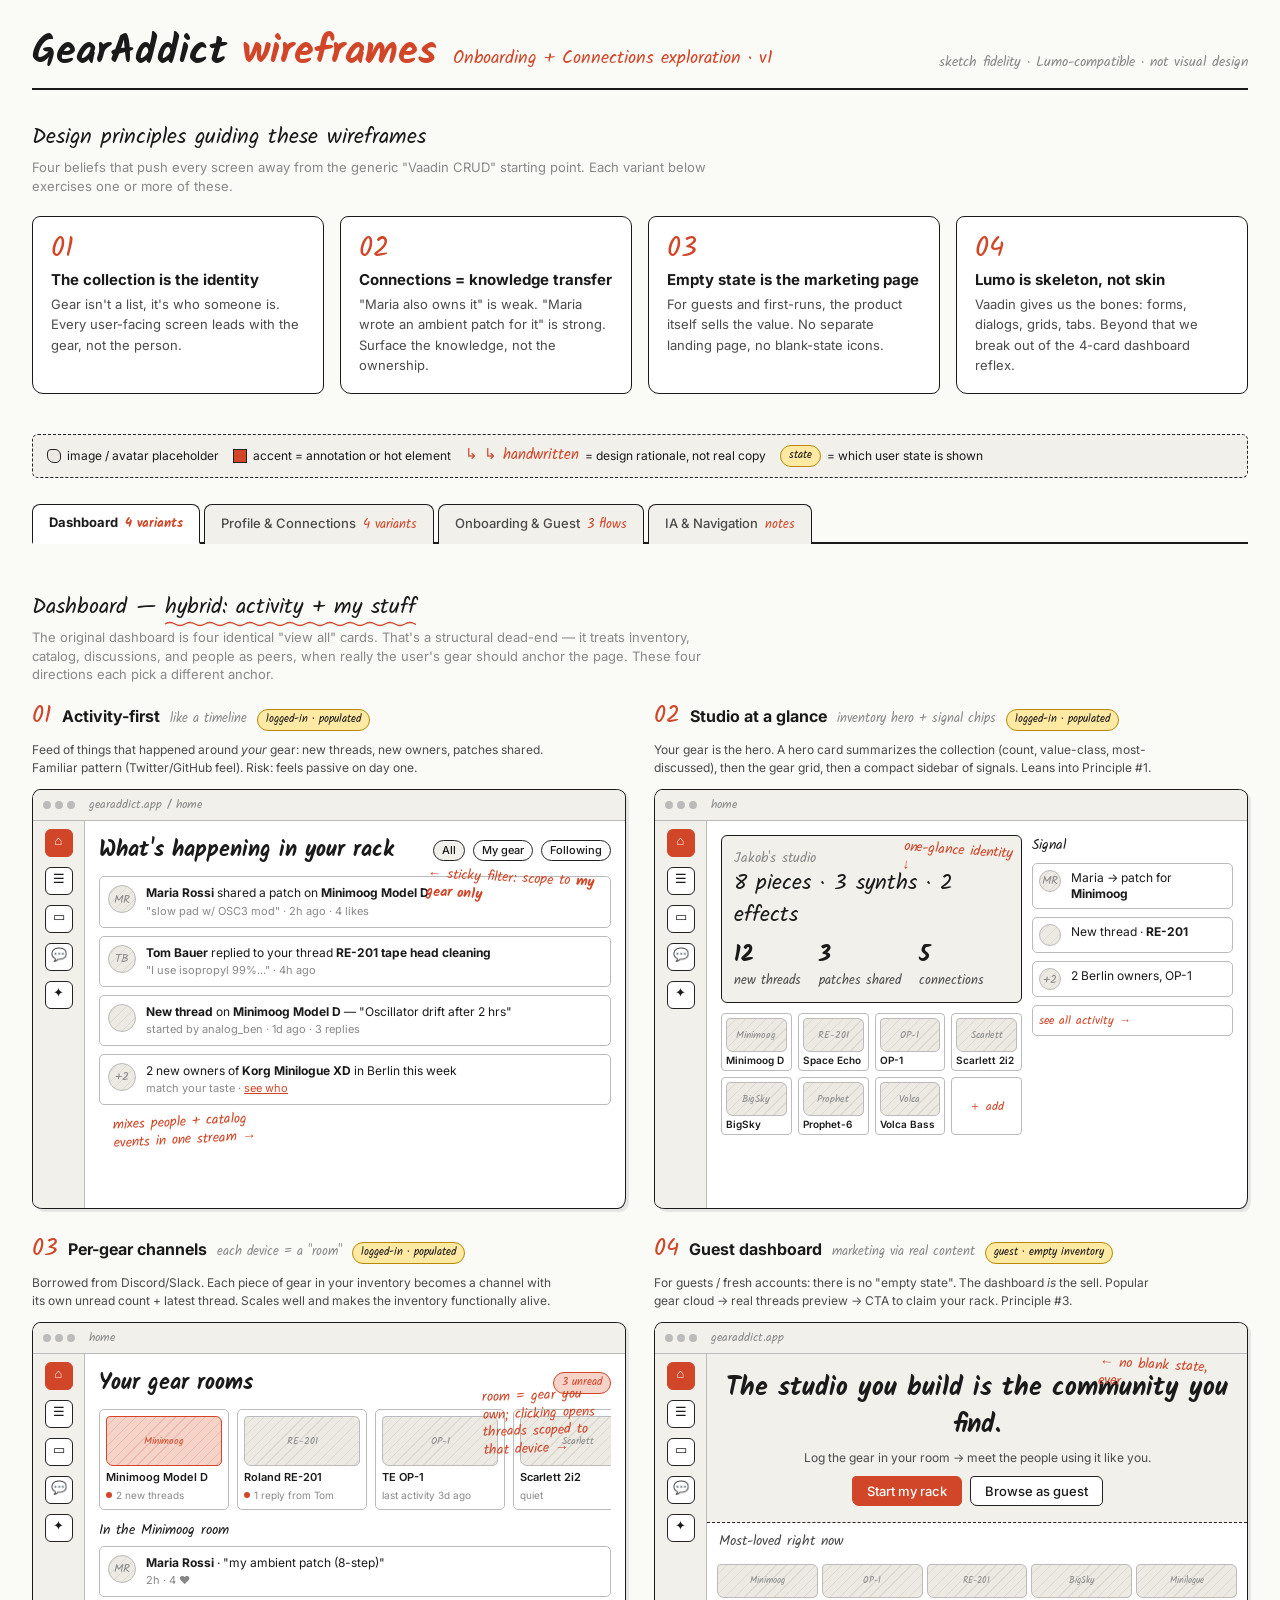
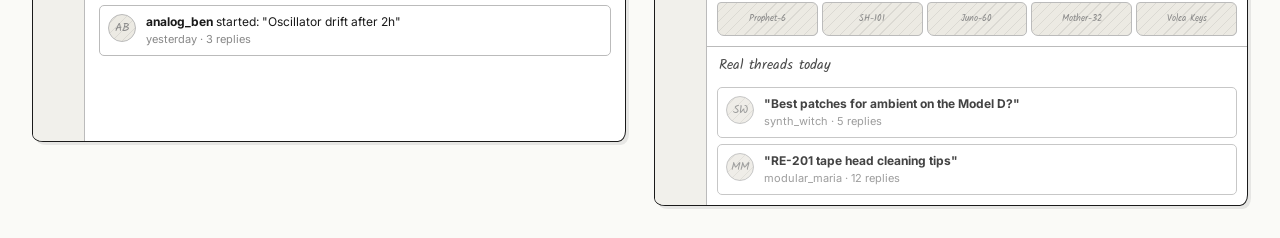
<file: docs/wireframes/Wireframes.html>
<!DOCTYPE html>
<html lang="en">
<head>
<meta charset="UTF-8">
<meta name="viewport" content="width=device-width, initial-scale=1">
<title>GearAddict — Wireframe Exploration</title>
<link rel="stylesheet" href="wire.css">
<style>
  /* page-specific layouts used in frames */

  /* === shared app chrome inside frames === */
  .app { display: grid; grid-template-columns: 52px 1fr; height: 100%; }
  .app-nav { background: var(--paper-2); border-right: 1.2px solid var(--line-soft);
             display: flex; flex-direction: column; align-items: center; padding: 8px 0; gap: 10px; }
  .app-nav .nav-dot { width: 28px; height: 28px; border: 1.2px solid var(--line); border-radius: 6px;
                      display: flex; align-items: center; justify-content: center; font-family: var(--hand); font-size: 13px; background: #fff; }
  .app-nav .nav-dot.active { background: var(--accent); color: #fff; border-color: var(--accent); }
  .app-body { overflow: hidden; padding: 14px; }
  .topbar { display:flex; justify-content:space-between; align-items:center; margin-bottom: 10px; }
  .topbar h2 { font-family: var(--hand); margin: 0; font-size: 22px; }

  /* === Dashboard V1 — activity feed === */
  .feed { display: flex; flex-direction: column; gap: 8px; }
  .feed-item { display: flex; gap: 10px; padding: 8px; border: 1px solid var(--line-soft); border-radius: 5px; background: #fff; }
  .feed-item .ph-round { width: 28px; height: 28px; flex-shrink: 0; }
  .feed-item .body { flex: 1; font-size: 12px; line-height: 1.35; }
  .feed-item .body .meta { color: var(--ink-3); font-size: 11px; margin-top: 2px; }

  /* === Dashboard V2 — studio at a glance === */
  .studio-hero {
    border: 1.5px solid var(--ink); border-radius: 6px;
    padding: 12px; margin-bottom: 10px; background: var(--paper-2); position: relative;
  }
  .studio-hero .stat-row { display: flex; gap: 18px; margin-top: 8px; }
  .studio-hero .stat { font-family: var(--hand); font-size: 13px; color: var(--ink-2); }
  .studio-hero .stat b { display: block; font-size: 22px; color: var(--ink); }

  .gear-mini-grid { display: grid; grid-template-columns: repeat(4, 1fr); gap: 6px; }
  .gear-mini { background: #fff; border: 1px solid var(--line-soft); border-radius: 4px; padding: 4px; }
  .gear-mini .ph { height: 34px; font-size: 10px; }
  .gear-mini .n { font-size: 10px; margin-top: 3px; font-weight: 600; line-height: 1.1; }

  /* === Dashboard V3 — gear-centric rail === */
  .rail { display: flex; gap: 8px; overflow: hidden; margin-bottom: 10px; }
  .rail-card {
    min-width: 130px; flex: 1;
    border: 1px solid var(--line-soft); border-radius: 5px; background: #fff; padding: 6px;
  }
  .rail-card .ph { height: 50px; font-size: 10px; }
  .rail-card .n { font-size: 11px; font-weight: 600; margin: 4px 0 2px; }
  .rail-card .m { font-size: 10px; color: var(--ink-3); }
  .rail-card .dot-new {
    display: inline-block; width: 6px; height: 6px; border-radius: 50%;
    background: var(--accent); margin-right: 4px; vertical-align: 1px;
  }

  /* === Dashboard V4 — guest marketing === */
  .guest-hero {
    padding: 16px; text-align: center; background: var(--paper-2);
    border-bottom: 1.2px dashed var(--line);
  }
  .guest-hero h2 { font-family: var(--hand); font-size: 26px; margin: 0 0 4px; }
  .guest-hero p { font-size: 12px; margin: 0 0 10px; color: var(--ink-2); max-width: 380px; margin-inline: auto; }
  .guest-gear-cloud {
    display: grid; grid-template-columns: repeat(5, 1fr); gap: 4px;
    padding: 10px; border-bottom: 1.2px solid var(--line-soft);
  }
  .guest-gear-cloud .ph { height: 34px; font-size: 9px; }
  .guest-preview-list {
    padding: 10px; display: flex; flex-direction: column; gap: 6px;
  }
  .guest-preview-list .feed-item { opacity: .82; }

  /* === Profile base === */
  .pro-hero {
    display: grid; grid-template-columns: 64px 1fr auto; gap: 12px;
    align-items: center; padding: 12px;
    border-bottom: 1.5px solid var(--line-soft);
  }
  .pro-hero .ph-round { width: 64px; height: 64px; }
  .pro-hero h3 { font-family: var(--hand); font-size: 20px; margin: 0; line-height: 1; }
  .pro-hero .handle { font-size: 11px; color: var(--ink-3); }
  .pro-hero .bio { font-size: 12px; color: var(--ink-2); margin-top: 3px; }

  /* V1 Profile — Rack / Setup view */
  .rack {
    background: repeating-linear-gradient(0deg, var(--paper-2) 0 38px, #fff 38px 40px);
    padding: 8px; display: flex; flex-direction: column; gap: 6px;
    border: 1px solid var(--line-soft); border-radius: 4px; margin-bottom: 8px;
  }
  .rack-unit {
    background: #fff; border: 1px solid var(--line);
    border-radius: 3px; padding: 6px 8px; display: flex; align-items: center; gap: 8px;
    position: relative;
  }
  .rack-unit .knobs { display: flex; gap: 3px; }
  .rack-unit .knobs span { width: 8px; height: 8px; border-radius: 50%; background: var(--line-soft); display: block; }
  .rack-unit .n { font-size: 12px; font-weight: 600; flex: 1; }
  .rack-unit .m { font-size: 10px; color: var(--ink-3); }
  .rack-unit .hand-note { position: absolute; right: 8px; top: -6px; background: #fff; padding: 0 4px; font-size: 11px; }

  /* V2 Profile — Knowledge view */
  .knowledge-card {
    border: 1.2px solid var(--line); border-radius: 5px;
    padding: 10px; background: #fff; display: flex; gap: 10px; margin-bottom: 8px;
  }
  .knowledge-card .ph { width: 48px; height: 48px; flex-shrink: 0; }
  .knowledge-card .body { flex: 1; }
  .knowledge-card .t { font-weight: 700; font-size: 13px; }
  .knowledge-card .excerpt { font-size: 11px; color: var(--ink-2); margin: 3px 0 4px; line-height: 1.35; }
  .knowledge-card .meta { font-size: 11px; color: var(--ink-3); display: flex; gap: 10px; }

  /* V3 Profile — Taste/match view */
  .match-bar {
    display: flex; align-items: center; gap: 10px;
    border: 1.5px solid var(--accent); border-radius: 5px;
    padding: 8px 10px; background: var(--accent-soft); margin-bottom: 10px;
  }
  .match-bar .score { font-family: var(--hand); font-size: 26px; color: var(--accent); line-height: 1; }
  .match-bar .label { font-size: 12px; }
  .venn { display: grid; grid-template-columns: 1fr 1fr; gap: 8px; margin-bottom: 10px; }
  .venn-col { border: 1px solid var(--line-soft); border-radius: 4px; padding: 8px; background: #fff; }
  .venn-col h5 { margin: 0 0 6px; font-size: 11px; text-transform: uppercase; letter-spacing: .05em; color: var(--ink-2); }
  .venn-col .item { font-size: 11px; padding: 3px 0; border-bottom: 1px dotted var(--line-soft); }
  .venn-col .item:last-child { border-bottom: 0; }
  .venn-col .item.shared { color: var(--accent); font-weight: 600; }

  /* V4 Connections — discover */
  .people-grid { display: grid; grid-template-columns: repeat(2, 1fr); gap: 8px; }
  .person {
    border: 1px solid var(--line); border-radius: 5px; padding: 8px; background: #fff;
    display: flex; flex-direction: column; gap: 4px;
  }
  .person .head { display: flex; align-items: center; gap: 8px; }
  .person .head .ph-round { width: 28px; height: 28px; }
  .person .head .n { font-size: 12px; font-weight: 700; }
  .person .shared-chips { display: flex; gap: 3px; flex-wrap: wrap; }
  .person .shared-chips .chip { padding: 1px 6px; font-size: 10px; }
  .person .because { font-size: 11px; color: var(--ink-2); font-style: italic; }

  /* ========= guest / onboarding frames ========= */
  .onboard-step-dots { display: flex; gap: 4px; justify-content: center; margin-bottom: 10px; }
  .onboard-step-dots span { width: 8px; height: 8px; border-radius: 50%; background: var(--line-soft); }
  .onboard-step-dots span.on { background: var(--accent); }

  .pick-grid { display: grid; grid-template-columns: repeat(3, 1fr); gap: 6px; padding: 12px; }
  .pick-tile {
    border: 1.5px solid var(--line-soft); border-radius: 5px; padding: 6px;
    display: flex; flex-direction: column; align-items: center; gap: 4px;
    cursor: pointer; background: #fff; position: relative;
  }
  .pick-tile.chosen { border-color: var(--accent); background: var(--accent-soft); }
  .pick-tile .ph { width: 100%; height: 40px; font-size: 10px; }
  .pick-tile .n { font-size: 10px; font-weight: 600; text-align: center; line-height: 1.1; }

  /* ---------- meta / layout ---------- */
  .legend {
    display: flex; gap: 14px; flex-wrap: wrap;
    padding: 10px 14px; margin-bottom: 24px;
    border: 1.2px dashed var(--line); border-radius: 6px; background: var(--paper-2);
  }
  .legend div { font-size: 12px; display: flex; align-items: center; gap: 6px; }
  .legend .sw { width: 14px; height: 14px; border: 1px solid var(--line); display: inline-block; }

  /* print-ish feel */
  .variant .frame { box-shadow: 3px 3px 0 rgba(0,0,0,.08); }

  /* responsive */
  @media (max-width: 1100px) {
    .variants { grid-template-columns: 1fr; }
  }
</style>
</head>
<body>

<div class="page">

  <!-- ========= Header ========= -->
  <header class="page-head">
    <h1>GearAddict <span style="color:var(--accent)">wireframes</span></h1>
    <div class="sub">Onboarding + Connections exploration · v1</div>
    <div style="margin-left:auto; font-family: var(--hand); color: var(--ink-3); font-size: 14px;">
      sketch fidelity · Lumo-compatible · not visual design
    </div>
  </header>

  <!-- ========= Principles ========= -->
  <p class="section-title mt-0">Design principles guiding these wireframes</p>
  <p class="section-sub">Four beliefs that push every screen away from the generic "Vaadin CRUD" starting point. Each variant below exercises one or more of these.</p>

  <div class="principles">
    <div class="principle">
      <div class="n">01</div>
      <h3>The collection is the identity</h3>
      <p>Gear isn't a list, it's who someone is. Every user-facing screen leads with the gear, not the person.</p>
    </div>
    <div class="principle">
      <div class="n">02</div>
      <h3>Connections = knowledge transfer</h3>
      <p>"Maria also owns it" is weak. "Maria wrote an ambient patch for it" is strong. Surface the knowledge, not the ownership.</p>
    </div>
    <div class="principle">
      <div class="n">03</div>
      <h3>Empty state is the marketing page</h3>
      <p>For guests and first-runs, the product itself sells the value. No separate landing page, no blank-state icons.</p>
    </div>
    <div class="principle">
      <div class="n">04</div>
      <h3>Lumo is skeleton, not skin</h3>
      <p>Vaadin gives us the bones: forms, dialogs, grids, tabs. Beyond that we break out of the 4-card dashboard reflex.</p>
    </div>
  </div>

  <!-- ========= Legend ========= -->
  <div class="legend">
    <div><span class="sw ph" style="width:14px;height:14px;background-size:6px 6px"></span>  image / avatar placeholder</div>
    <div><span class="sw" style="background: var(--accent)"></span>  accent = annotation or hot element</div>
    <div><span class="hand-note" style="margin:0;color:var(--accent)">↳ handwritten</span>  = design rationale, not real copy</div>
    <div><span class="chip chip--hl hand">state</span>  = which user state is shown</div>
  </div>

  <!-- ========= Tabs ========= -->
  <div class="tabs" id="tabs">
    <button class="tab active" data-tab="dash">Dashboard <span class="hand">4 variants</span></button>
    <button class="tab" data-tab="profile">Profile &amp; Connections <span class="hand">4 variants</span></button>
    <button class="tab" data-tab="onboard">Onboarding &amp; Guest <span class="hand">3 flows</span></button>
    <button class="tab" data-tab="nav">IA &amp; Navigation <span class="hand">notes</span></button>
  </div>

  <!-- ==================================================== -->
  <!-- DASHBOARD TAB                                         -->
  <!-- ==================================================== -->
  <div class="tab-panel active" id="panel-dash">

    <p class="section-title">Dashboard — <span class="squig">hybrid: activity + my stuff</span></p>
    <p class="section-sub">
      The original dashboard is four identical "view all" cards. That's a structural dead-end — it treats inventory,
      catalog, discussions, and people as peers, when really the user's gear should anchor the page. These four directions
      each pick a different anchor.
    </p>

    <div class="variants">

      <!-- === Dash V1 — chronological activity === -->
      <div class="variant">
        <div class="variant-label">
          <span class="num">01</span>
          <h3>Activity-first</h3>
          <span class="tag">like a timeline</span>
          <span class="chip chip--hl hand">logged-in · populated</span>
        </div>
        <p class="variant-why">Feed of things that happened around <i>your</i> gear: new threads, new owners, patches
        shared. Familiar pattern (Twitter/GitHub feel). Risk: feels passive on day one.</p>

        <div class="frame">
          <div class="frame-chrome"><div class="dots"><span></span><span></span><span></span></div> gearaddict.app / home</div>
          <div class="app">
            <div class="app-nav">
              <div class="nav-dot active">⌂</div>
              <div class="nav-dot">☰</div>
              <div class="nav-dot">▭</div>
              <div class="nav-dot">💬</div>
              <div class="nav-dot">✦</div>
            </div>
            <div class="app-body">
              <div class="topbar">
                <h2>What's happening in your rack</h2>
                <div class="row">
                  <span class="chip chip--fill">All</span>
                  <span class="chip">My gear</span>
                  <span class="chip">Following</span>
                </div>
              </div>

              <div class="feed">
                <div class="feed-item">
                  <div class="ph ph-round">MR</div>
                  <div class="body">
                    <b>Maria Rossi</b> shared a patch on <b>Minimoog Model D</b>
                    <div class="meta">"slow pad w/ OSC3 mod" · 2h ago · 4 likes</div>
                  </div>
                </div>
                <div class="feed-item">
                  <div class="ph ph-round">TB</div>
                  <div class="body">
                    <b>Tom Bauer</b> replied to your thread <b>RE-201 tape head cleaning</b>
                    <div class="meta">"I use isopropyl 99%..." · 4h ago</div>
                  </div>
                </div>
                <div class="feed-item">
                  <div class="ph ph-round"></div>
                  <div class="body">
                    <b>New thread</b> on <b>Minimoog Model D</b> — "Oscillator drift after 2 hrs"
                    <div class="meta">started by analog_ben · 1d ago · 3 replies</div>
                  </div>
                </div>
                <div class="feed-item">
                  <div class="ph ph-round">+2</div>
                  <div class="body">
                    2 new owners of <b>Korg Minilogue XD</b> in Berlin this week
                    <div class="meta">match your taste · <a href="#" style="color:var(--accent)">see who</a></div>
                  </div>
                </div>
              </div>

              <span class="annot annot--right" style="top:80px; right:18px; transform: rotate(3deg);">
                sticky filter: scope to <b>my gear only</b>
              </span>
              <span class="annot annot--left" style="bottom:60px; left:80px; max-width:160px; transform: rotate(-3deg);">
                mixes people + catalog events in one stream
              </span>
            </div>
          </div>
        </div>
      </div>

      <!-- === Dash V2 — studio at a glance === -->
      <div class="variant">
        <div class="variant-label">
          <span class="num">02</span>
          <h3>Studio at a glance</h3>
          <span class="tag">inventory hero + signal chips</span>
          <span class="chip chip--hl hand">logged-in · populated</span>
        </div>
        <p class="variant-why">Your gear is the hero. A hero card summarizes the collection (count, value-class,
        most-discussed), then the gear grid, then a compact sidebar of signals. Leans into Principle #1.</p>

        <div class="frame">
          <div class="frame-chrome"><div class="dots"><span></span><span></span><span></span></div> home</div>
          <div class="app">
            <div class="app-nav">
              <div class="nav-dot active">⌂</div><div class="nav-dot">☰</div><div class="nav-dot">▭</div>
              <div class="nav-dot">💬</div><div class="nav-dot">✦</div>
            </div>
            <div class="app-body" style="display:grid; grid-template-columns: 1.5fr 1fr; gap:10px;">
              <div>
                <div class="studio-hero">
                  <div style="font-family: var(--hand); font-size: 14px; color: var(--ink-3)">Jakob's studio</div>
                  <div style="font-family: var(--hand); font-size: 22px;">8 pieces · 3 synths · 2 effects</div>
                  <div class="stat-row">
                    <div class="stat"><b>12</b>new threads</div>
                    <div class="stat"><b>3</b>patches shared</div>
                    <div class="stat"><b>5</b>connections</div>
                  </div>
                  <span class="annot annot--down" style="top:6px; right:8px; max-width:110px; transform: rotate(4deg);">
                    one-glance identity
                  </span>
                </div>
                <div class="gear-mini-grid">
                  <div class="gear-mini"><div class="ph">Minimoog</div><div class="n">Minimoog D</div></div>
                  <div class="gear-mini"><div class="ph">RE-201</div><div class="n">Space Echo</div></div>
                  <div class="gear-mini"><div class="ph">OP-1</div><div class="n">OP-1</div></div>
                  <div class="gear-mini"><div class="ph">Scarlett</div><div class="n">Scarlett 2i2</div></div>
                  <div class="gear-mini"><div class="ph">BigSky</div><div class="n">BigSky</div></div>
                  <div class="gear-mini"><div class="ph">Prophet</div><div class="n">Prophet-6</div></div>
                  <div class="gear-mini"><div class="ph">Volca</div><div class="n">Volca Bass</div></div>
                  <div class="gear-mini sketch-dashed" style="background:transparent;display:flex;align-items:center;justify-content:center;min-height:54px;">
                    <span class="hand" style="color: var(--accent); font-size:12px;">＋ add</span>
                  </div>
                </div>
              </div>
              <aside style="display:flex;flex-direction:column;gap:8px;">
                <div style="font-family: var(--hand); font-size: 14px;">Signal</div>
                <div class="feed-item" style="padding:6px;">
                  <div class="ph ph-round" style="width:22px;height:22px">MR</div>
                  <div class="body xs">Maria → patch for <b>Minimoog</b></div>
                </div>
                <div class="feed-item" style="padding:6px;">
                  <div class="ph ph-round" style="width:22px;height:22px"></div>
                  <div class="body xs">New thread · <b>RE-201</b></div>
                </div>
                <div class="feed-item" style="padding:6px;">
                  <div class="ph ph-round" style="width:22px;height:22px">+2</div>
                  <div class="body xs">2 Berlin owners, OP-1</div>
                </div>
                <div class="feed-item sketch-dashed" style="padding:6px; background: transparent;">
                  <div class="body xs" style="color:var(--accent)">
                    <span class="hand">see all activity →</span>
                  </div>
                </div>
              </aside>
            </div>
          </div>
        </div>
      </div>

      <!-- === Dash V3 — gear-as-rail === -->
      <div class="variant">
        <div class="variant-label">
          <span class="num">03</span>
          <h3>Per-gear channels</h3>
          <span class="tag">each device = a "room"</span>
          <span class="chip chip--hl hand">logged-in · populated</span>
        </div>
        <p class="variant-why">Borrowed from Discord/Slack. Each piece of gear in your inventory becomes a channel
        with its own unread count + latest thread. Scales well and makes the inventory functionally alive.</p>

        <div class="frame">
          <div class="frame-chrome"><div class="dots"><span></span><span></span><span></span></div> home</div>
          <div class="app">
            <div class="app-nav">
              <div class="nav-dot active">⌂</div><div class="nav-dot">☰</div><div class="nav-dot">▭</div>
              <div class="nav-dot">💬</div><div class="nav-dot">✦</div>
            </div>
            <div class="app-body">
              <div class="topbar">
                <h2>Your gear rooms</h2>
                <span class="chip chip--accent hand">3 unread</span>
              </div>
              <div class="rail">
                <div class="rail-card sketch-accent">
                  <div class="ph ph-accent">Minimoog</div>
                  <div class="n">Minimoog Model D</div>
                  <div class="m"><span class="dot-new"></span>2 new threads</div>
                </div>
                <div class="rail-card">
                  <div class="ph">RE-201</div>
                  <div class="n">Roland RE-201</div>
                  <div class="m"><span class="dot-new"></span>1 reply from Tom</div>
                </div>
                <div class="rail-card">
                  <div class="ph">OP-1</div>
                  <div class="n">TE OP-1</div>
                  <div class="m">last activity 3d ago</div>
                </div>
                <div class="rail-card">
                  <div class="ph">Scarlett</div>
                  <div class="n">Scarlett 2i2</div>
                  <div class="m">quiet</div>
                </div>
              </div>
              <div style="font-family: var(--hand); font-size:14px; margin: 8px 0 6px;">In the Minimoog room</div>
              <div class="feed">
                <div class="feed-item">
                  <div class="ph ph-round">MR</div>
                  <div class="body"><b>Maria Rossi</b> · "my ambient patch (8-step)" <div class="meta">2h · 4 ♥</div></div>
                </div>
                <div class="feed-item">
                  <div class="ph ph-round">AB</div>
                  <div class="body"><b>analog_ben</b> started: "Oscillator drift after 2h"<div class="meta">yesterday · 3 replies</div></div>
                </div>
              </div>
              <span class="annot annot--left" style="top:64px; right:12px; transform: rotate(-2deg); max-width:130px;">
                room = gear you own; clicking opens threads scoped to that device
              </span>
            </div>
          </div>
        </div>
      </div>

      <!-- === Dash V4 — guest / first run === -->
      <div class="variant">
        <div class="variant-label">
          <span class="num">04</span>
          <h3>Guest dashboard</h3>
          <span class="tag">marketing via real content</span>
          <span class="chip chip--hl hand">guest · empty inventory</span>
        </div>
        <p class="variant-why">For guests / fresh accounts: there is no "empty state". The dashboard <i>is</i> the sell.
        Popular gear cloud → real threads preview → CTA to claim your rack. Principle #3.</p>

        <div class="frame">
          <div class="frame-chrome"><div class="dots"><span></span><span></span><span></span></div> gearaddict.app</div>
          <div class="app">
            <div class="app-nav">
              <div class="nav-dot active">⌂</div><div class="nav-dot">☰</div><div class="nav-dot">▭</div>
              <div class="nav-dot">💬</div><div class="nav-dot">✦</div>
            </div>
            <div class="app-body" style="padding:0; overflow-y: auto;">
              <div class="guest-hero">
                <h2>The studio you build is the community you find.</h2>
                <p>Log the gear in your room → meet the people using it like you.</p>
                <div class="row" style="justify-content:center">
                  <button class="btn btn--accent">Start my rack</button>
                  <button class="btn">Browse as guest</button>
                </div>
              </div>
              <div style="padding:8px 12px 2px; font-family: var(--hand); font-size:14px; color: var(--ink-2)">Most-loved right now</div>
              <div class="guest-gear-cloud">
                <div class="ph">Minimoog</div><div class="ph">OP-1</div>
                <div class="ph">RE-201</div><div class="ph">BigSky</div>
                <div class="ph">Minilogue</div>
                <div class="ph">Prophet-6</div><div class="ph">SH-101</div>
                <div class="ph">Juno-60</div><div class="ph">Mother-32</div>
                <div class="ph">Volca Keys</div>
              </div>
              <div style="padding:8px 12px 2px; font-family: var(--hand); font-size:14px; color: var(--ink-2)">Real threads today</div>
              <div class="guest-preview-list">
                <div class="feed-item">
                  <div class="ph ph-round">SW</div>
                  <div class="body"><b>"Best patches for ambient on the Model D?"</b>
                    <div class="meta">synth_witch · 5 replies</div></div>
                </div>
                <div class="feed-item">
                  <div class="ph ph-round">MM</div>
                  <div class="body"><b>"RE-201 tape head cleaning tips"</b>
                    <div class="meta">modular_maria · 12 replies</div></div>
                </div>
              </div>
              <span class="annot annot--right" style="top:34px; right:18px; max-width:130px; transform: rotate(3deg);">
                no blank state, ever
              </span>
            </div>
          </div>
        </div>
      </div>

    </div>
  </div>

  <!-- ==================================================== -->
  <!-- PROFILE + CONNECTIONS TAB                             -->
  <!-- ==================================================== -->
  <div class="tab-panel" id="panel-profile">
    <p class="section-title">Profile + Connections — <span class="squig">knowledge, not ownership</span></p>
    <p class="section-sub">
      Today "connections" just lists people who own the same thing as you — that's a database query, not a feature.
      These variants each try to make it actually useful: how is someone using their gear? What's our overlap? What would I learn from them?
    </p>

    <div class="variants">

      <!-- === Profile V1 — rack view === -->
      <div class="variant">
        <div class="variant-label">
          <span class="num">01</span>
          <h3>"The Rack" profile</h3>
          <span class="tag">literal setup layout</span>
          <span class="chip chip--hl hand">other user · populated</span>
        </div>
        <p class="variant-why">A person's profile is their studio, laid out as rack units with annotations. Each device
        shows <i>how</i> they use it ("my go-to for bass"). Makes the profile feel personal vs. a database row.</p>

        <div class="frame">
          <div class="frame-chrome">maria_rossi's rack</div>
          <div class="app">
            <div class="app-nav">
              <div class="nav-dot">⌂</div><div class="nav-dot">☰</div><div class="nav-dot">▭</div>
              <div class="nav-dot">💬</div><div class="nav-dot active">✦</div>
            </div>
            <div class="app-body">
              <div class="pro-hero">
                <div class="ph ph-round">MR</div>
                <div>
                  <h3>maria rossi</h3>
                  <div class="handle">@modular_maria · Bologna</div>
                  <div class="bio">"ambient & dub, mostly analog, mostly broken"</div>
                </div>
                <div class="col" style="gap:4px">
                  <button class="btn btn--accent btn--sm">Follow</button>
                  <span class="chip chip--accent hand small" style="text-align:center">3 shared</span>
                </div>
              </div>
              <div style="font-family: var(--hand); font-size: 14px; margin: 10px 0 4px;">her rack · top → bottom</div>
              <div class="rack">
                <div class="rack-unit">
                  <div class="knobs"><span></span><span></span><span></span></div>
                  <div class="n">Minimoog Model D</div>
                  <div class="m">"bass + leads"</div>
                  <div class="hand-note">you own this ✓</div>
                </div>
                <div class="rack-unit">
                  <div class="knobs"><span></span><span></span></div>
                  <div class="n">Juno-60</div>
                  <div class="m">"pads, always"</div>
                </div>
                <div class="rack-unit">
                  <div class="knobs"><span></span></div>
                  <div class="n">Roland RE-201</div>
                  <div class="m">"on everything"</div>
                  <div class="hand-note">you own this ✓</div>
                </div>
                <div class="rack-unit">
                  <div class="knobs"><span></span><span></span></div>
                  <div class="n">Eventide H9</div>
                  <div class="m">"shimmer chain"</div>
                </div>
              </div>
              <span class="annot annot--right" style="top: 210px; right: 14px; transform: rotate(2deg); max-width:140px;">
                ownership shown in context, not separated
              </span>
            </div>
          </div>
        </div>
      </div>

      <!-- === Profile V2 — knowledge view === -->
      <div class="variant">
        <div class="variant-label">
          <span class="num">02</span>
          <h3>Knowledge-first profile</h3>
          <span class="tag">what has she taught me</span>
          <span class="chip chip--hl hand">other user · populated</span>
        </div>
        <p class="variant-why">Profile leads with what this person has <i>contributed</i>: threads, patches, tips —
        filtered to gear the viewer also owns. Directly serves "See how others are using gear I own". Principle #2.</p>

        <div class="frame">
          <div class="frame-chrome">maria_rossi</div>
          <div class="app">
            <div class="app-nav">
              <div class="nav-dot">⌂</div><div class="nav-dot">☰</div><div class="nav-dot">▭</div>
              <div class="nav-dot">💬</div><div class="nav-dot active">✦</div>
            </div>
            <div class="app-body">
              <div class="pro-hero">
                <div class="ph ph-round">MR</div>
                <div>
                  <h3>maria rossi</h3>
                  <div class="handle">@modular_maria</div>
                  <div class="bio">ambient & dub</div>
                </div>
                <button class="btn btn--accent btn--sm">Follow</button>
              </div>
              <div class="tabs" style="margin:10px 0 8px; border-bottom: 1.5px solid var(--line);">
                <div class="tab active" style="bottom:-2px">From shared gear <span class="hand">(3)</span></div>
                <div class="tab">All posts</div>
                <div class="tab">Rack</div>
              </div>
              <div class="knowledge-card">
                <div class="ph">Mini</div>
                <div class="body">
                  <div class="t">"Slow pad patch for Model D"</div>
                  <div class="excerpt">"set OSC3 sub-audio, route to filter cutoff, run into RE-201 dry mix..."</div>
                  <div class="meta"><span>on Minimoog Model D</span><span>· 8 likes</span><span>· 2d</span></div>
                </div>
              </div>
              <div class="knowledge-card">
                <div class="ph">RE-201</div>
                <div class="body">
                  <div class="t">"Tape head cleaning — what actually works"</div>
                  <div class="excerpt">"99% iso on a foam swab, never felt. Avoid the rubber pinch roller..."</div>
                  <div class="meta"><span>on Roland RE-201</span><span>· 12 replies</span><span>· 1w</span></div>
                </div>
              </div>
              <div class="knowledge-card sketch-dashed" style="justify-content:center;color:var(--ink-3); background:transparent;">
                <span class="hand" style="color:var(--accent)">+ 1 more on Minimoog Model D</span>
              </div>
              <span class="annot annot--right" style="top:100px; right:14px; max-width:120px; transform: rotate(-2deg);">
                default tab: only gear I also own
              </span>
            </div>
          </div>
        </div>
      </div>

      <!-- === Profile V3 — match / taste === -->
      <div class="variant">
        <div class="variant-label">
          <span class="num">03</span>
          <h3>Taste match</h3>
          <span class="tag">overlap + discover</span>
          <span class="chip chip--hl hand">other user · populated</span>
        </div>
        <p class="variant-why">Leads with a quantified match score (% overlap + taste similarity). Two columns: "you
        both own" and "she has, you don't (& might like)". Directly serves "Discover new gear through people with similar taste".</p>

        <div class="frame">
          <div class="frame-chrome">maria_rossi · match</div>
          <div class="app">
            <div class="app-nav">
              <div class="nav-dot">⌂</div><div class="nav-dot">☰</div><div class="nav-dot">▭</div>
              <div class="nav-dot">💬</div><div class="nav-dot active">✦</div>
            </div>
            <div class="app-body">
              <div class="pro-hero">
                <div class="ph ph-round">MR</div>
                <div>
                  <h3>maria rossi</h3>
                  <div class="handle">@modular_maria</div>
                </div>
                <button class="btn btn--accent btn--sm">Follow</button>
              </div>

              <div class="match-bar">
                <div class="score">72%</div>
                <div class="label">
                  <b>Strong taste match</b><br>
                  <span class="muted small">3 shared pieces · same genres · overlapping threads</span>
                </div>
                <span class="chip chip--ink hand small" style="margin-left:auto">why?</span>
              </div>

              <div class="venn">
                <div class="venn-col">
                  <h5>You both own</h5>
                  <div class="item shared">• Minimoog Model D</div>
                  <div class="item shared">• Roland RE-201</div>
                  <div class="item shared">• Scarlett 2i2</div>
                </div>
                <div class="venn-col">
                  <h5>She owns, you might love</h5>
                  <div class="item">• Juno-60 <span class="chip chip--fill xs">synth</span></div>
                  <div class="item">• Eventide H9 <span class="chip chip--fill xs">effect</span></div>
                  <div class="item">• Prophet-6 <span class="chip chip--fill xs">synth</span></div>
                </div>
              </div>
              <div style="font-family: var(--hand); font-size: 14px; margin: 6px 0 4px;">based on your match</div>
              <div class="knowledge-card">
                <div class="ph">Juno</div>
                <div class="body">
                  <div class="t">"Pads on Juno vs Minimoog — my take"</div>
                  <div class="excerpt">"the Juno chorus glues things that the Mini can't..."</div>
                  <div class="meta">· 14 likes · 4d</div>
                </div>
              </div>
              <span class="annot annot--left" style="top:116px; left:14px; max-width:130px; transform: rotate(-3deg);">
                right column = discovery engine
              </span>
            </div>
          </div>
        </div>
      </div>

      <!-- === Connections discover page === -->
      <div class="variant">
        <div class="variant-label">
          <span class="num">04</span>
          <h3>Connections — discover</h3>
          <span class="tag">replaces today's people list</span>
          <span class="chip chip--hl hand">logged-in · populated</span>
        </div>
        <p class="variant-why">Reframed: not "people who share your gear" but <i>why</i> each match matters.
        Each card leads with a human-readable reason ("writes a lot about your Minimoog"). Match score secondary.</p>

        <div class="frame">
          <div class="frame-chrome">connections</div>
          <div class="app">
            <div class="app-nav">
              <div class="nav-dot">⌂</div><div class="nav-dot">☰</div><div class="nav-dot">▭</div>
              <div class="nav-dot">💬</div><div class="nav-dot active">✦</div>
            </div>
            <div class="app-body">
              <div class="topbar">
                <h2>People worth following</h2>
                <div class="row">
                  <span class="chip chip--fill">For you</span>
                  <span class="chip">Prolific</span>
                  <span class="chip">Nearby</span>
                </div>
              </div>

              <div class="people-grid">
                <div class="person sketch-accent">
                  <div class="head">
                    <div class="ph ph-round">MR</div>
                    <div>
                      <div class="n">maria rossi</div>
                      <div class="xs muted">72% match</div>
                    </div>
                  </div>
                  <div class="because">"writes a lot about your <b>Minimoog</b>"</div>
                  <div class="shared-chips">
                    <span class="chip chip--accent">Minimoog</span>
                    <span class="chip chip--accent">RE-201</span>
                    <span class="chip chip--accent">Scarlett</span>
                  </div>
                </div>
                <div class="person">
                  <div class="head">
                    <div class="ph ph-round">TB</div>
                    <div>
                      <div class="n">tom bauer</div>
                      <div class="xs muted">54% match</div>
                    </div>
                  </div>
                  <div class="because">"Berlin local, same 3 pedals"</div>
                  <div class="shared-chips">
                    <span class="chip">BigSky</span>
                    <span class="chip">RE-201</span>
                  </div>
                </div>
                <div class="person">
                  <div class="head">
                    <div class="ph ph-round">SW</div>
                    <div>
                      <div class="n">synth_witch</div>
                      <div class="xs muted">61% match</div>
                    </div>
                  </div>
                  <div class="because">"deep on Model D patches"</div>
                  <div class="shared-chips">
                    <span class="chip">Minimoog</span>
                    <span class="chip">OP-1</span>
                  </div>
                </div>
                <div class="person">
                  <div class="head">
                    <div class="ph ph-round">AB</div>
                    <div>
                      <div class="n">analog_ben</div>
                      <div class="xs muted">48% match · wide taste</div>
                    </div>
                  </div>
                  <div class="because">"owns gear you've viewed 3×"</div>
                  <div class="shared-chips">
                    <span class="chip">Minimoog</span>
                    <span class="chip chip--fill">Juno-60 (wishlist)</span>
                  </div>
                </div>
              </div>
              <span class="annot annot--up" style="bottom:10px; right:20px; max-width:160px; transform: rotate(1deg);">
                lead w/ reason, not percentage
              </span>
            </div>
          </div>
        </div>
      </div>

    </div>
  </div>

  <!-- ==================================================== -->
  <!-- ONBOARDING TAB                                        -->
  <!-- ==================================================== -->
  <div class="tab-panel" id="panel-onboard">
    <p class="section-title">Onboarding &amp; Guest — <span class="squig">empty state is the marketing</span></p>
    <p class="section-sub">
      The current auth gate dumps guests onto an empty dashboard with zero explanation. These three flows each remove
      the classic "upload then empty" trough. All are Lumo-compatible; the flow-picker is a stepper + multi-select.
    </p>

    <div class="variants">

      <!-- === Onboard V1 — pick your rack === -->
      <div class="variant">
        <div class="variant-label">
          <span class="num">01</span>
          <h3>"Pick your rack" before signup</h3>
          <span class="tag">value before commitment</span>
          <span class="chip chip--hl hand">guest → new user</span>
        </div>
        <p class="variant-why">Guest sees a catalog tile-picker <i>first</i>. Tap 3+ pieces → the app fills with
        connections, threads, activity <i>immediately</i>. Only <i>then</i> does it ask for an account, to save it.
        Standard SaaS trick, under-used in community apps.</p>

        <div class="frame">
          <div class="frame-chrome">onboarding · step 1/3</div>
          <div class="onboard-step-dots" style="margin-top:10px"><span class="on"></span><span></span><span></span></div>
          <div class="app-body" style="padding: 0 14px 14px;">
            <h2 style="font-family: var(--hand); font-size: 24px; margin: 0 0 4px;">What's in your room?</h2>
            <p class="small muted" style="margin:0 0 6px;">Tap a few — we'll find your people. Skip if you just want to look.</p>
            <div class="pick-grid">
              <div class="pick-tile chosen"><div class="ph ph-accent">Minimoog</div><div class="n">Minimoog D</div></div>
              <div class="pick-tile"><div class="ph">OP-1</div><div class="n">OP-1</div></div>
              <div class="pick-tile chosen"><div class="ph ph-accent">RE-201</div><div class="n">RE-201</div></div>
              <div class="pick-tile"><div class="ph">Scarlett</div><div class="n">Scarlett 2i2</div></div>
              <div class="pick-tile"><div class="ph">BigSky</div><div class="n">BigSky</div></div>
              <div class="pick-tile"><div class="ph">Juno-60</div><div class="n">Juno-60</div></div>
              <div class="pick-tile"><div class="ph">Minilogue</div><div class="n">Minilogue</div></div>
              <div class="pick-tile"><div class="ph">Prophet</div><div class="n">Prophet-6</div></div>
              <div class="pick-tile sketch-dashed" style="justify-content:center; color: var(--accent); background: transparent;">
                <span class="hand">＋ search</span>
              </div>
            </div>
            <div class="row between" style="padding: 0 4px;">
              <span class="hand" style="color:var(--accent); font-size:14px;">2 picked · unlocks 5 threads, 3 connections</span>
              <button class="btn btn--accent">Continue →</button>
            </div>
            <span class="annot annot--up" style="bottom:10px; left:16px; max-width:160px; transform: rotate(-2deg);">
              account prompt deferred to step 3
            </span>
          </div>
        </div>
      </div>

      <!-- === Onboard V2 — explore first, claim later === -->
      <div class="variant">
        <div class="variant-label">
          <span class="num">02</span>
          <h3>Explore first, claim later</h3>
          <span class="tag">guest uses full app, soft gates on write</span>
          <span class="chip chip--hl hand">guest · populated</span>
        </div>
        <p class="variant-why">Guests can browse everything, read threads, see profiles. Soft auth wall only when they
        try to <i>post</i>, <i>add gear</i>, or <i>connect</i>. Each soft wall is a 2-field sign-up — no big gate.</p>

        <div class="frame">
          <div class="frame-chrome">guest view · discussions</div>
          <div class="app">
            <div class="app-nav">
              <div class="nav-dot">⌂</div><div class="nav-dot">☰</div><div class="nav-dot">▭</div>
              <div class="nav-dot active">💬</div><div class="nav-dot">✦</div>
            </div>
            <div class="app-body">
              <div class="topbar"><h2>Minimoog Model D · threads</h2><span class="chip chip--hl hand small">guest</span></div>
              <div class="feed-item" style="margin-bottom:6px;">
                <div class="ph ph-round">SW</div>
                <div class="body"><b>"Best patches for ambient on the Model D?"</b><div class="meta">5 replies · 2d</div></div>
              </div>
              <div class="feed-item" style="margin-bottom:10px;">
                <div class="ph ph-round">AB</div>
                <div class="body"><b>"Oscillator drift after 2 hrs — normal?"</b><div class="meta">12 replies · 1w</div></div>
              </div>
              <div class="sketch sketch-dashed sketch-accent" style="padding:10px; background: var(--accent-soft);">
                <div class="hand" style="color:var(--accent); font-size:15px; margin-bottom:4px;">Want to reply?</div>
                <div class="small" style="margin-bottom:6px;">Takes 10 seconds. We'll drop you right back into this thread.</div>
                <div class="row" style="gap:6px">
                  <div class="sketch" style="flex:1;padding:4px 8px; font-size:12px; color:var(--ink-3);">email</div>
                  <button class="btn btn--accent btn--sm">Claim my rack</button>
                </div>
              </div>
              <span class="annot annot--up" style="top: 200px; right:16px; transform: rotate(2deg); max-width:130px;">
                inline soft-wall at action
              </span>
            </div>
          </div>
        </div>
      </div>

      <!-- === Onboard V3 — empty dashboard saved === -->
      <div class="variant">
        <div class="variant-label">
          <span class="num">03</span>
          <h3>First-run dashboard</h3>
          <span class="tag">if they signed up with 0 gear</span>
          <span class="chip chip--hl hand">new user · empty inventory</span>
        </div>
        <p class="variant-why">Someone who signed up without picking gear. Inline checklist + "starter racks" (genres) to
        seed. Real threads preview below to keep the page alive, not dead. Replaces the
        "You haven't added any gear yet" text-only empty state.</p>

        <div class="frame">
          <div class="frame-chrome">home · day 1</div>
          <div class="app">
            <div class="app-nav">
              <div class="nav-dot active">⌂</div><div class="nav-dot">☰</div><div class="nav-dot">▭</div>
              <div class="nav-dot">💬</div><div class="nav-dot">✦</div>
            </div>
            <div class="app-body">
              <div class="sketch sketch-accent" style="padding:10px; background: var(--accent-soft); margin-bottom: 10px;">
                <div class="hand" style="color:var(--accent); font-size:16px;">Welcome, Jakob — let's fill your room.</div>
                <div class="row" style="gap:6px; margin-top: 6px;">
                  <button class="btn btn--sm">① Add 1st gear</button>
                  <button class="btn btn--sm">② Pick vibe</button>
                  <button class="btn btn--sm">③ Follow 3 people</button>
                </div>
              </div>

              <div style="font-family: var(--hand); font-size: 14px; margin: 4px 0;">Starter racks (pick one to pre-fill)</div>
              <div class="row" style="gap:6px; margin-bottom:10px;">
                <div class="sketch" style="flex:1; padding:8px; background:#fff;">
                  <b class="small">Ambient analog</b>
                  <div class="xs muted">Model D · Juno · RE-201</div>
                </div>
                <div class="sketch" style="flex:1; padding:8px; background:#fff;">
                  <b class="small">Hip-hop bedroom</b>
                  <div class="xs muted">OP-1 · SP-404 · MPC</div>
                </div>
                <div class="sketch" style="flex:1; padding:8px; background:#fff;">
                  <b class="small">Modern dawless techno</b>
                  <div class="xs muted">Digitakt · Model:Cycles</div>
                </div>
              </div>

              <div style="font-family: var(--hand); font-size: 14px; margin: 4px 0;">Meanwhile · peek in</div>
              <div class="feed">
                <div class="feed-item"><div class="ph ph-round">MR</div>
                  <div class="body"><b>"Slow pad patch for Minimoog"</b><div class="meta">maria · 8♥</div></div></div>
                <div class="feed-item"><div class="ph ph-round">AB</div>
                  <div class="body"><b>"OP-1 battery replacement — DIY guide"</b><div class="meta">analog_ben · 14 replies</div></div></div>
              </div>
            </div>
          </div>
        </div>
      </div>

    </div>

    <p class="section-title">Related — auth gate refresh</p>
    <p class="section-sub">Small tweak to the gate itself, matching the "explore first" tone.</p>

    <div class="variants">
      <div class="variant">
        <div class="variant-label">
          <span class="num">+</span>
          <h3>Lean gate</h3>
          <span class="tag">social login + guest prominent</span>
        </div>
        <p class="variant-why">Today: Log In / Register tabs + tiny Guest link at bottom. Swap: guest is co-equal;
        show a stat on what they're walking into ("847 racks logged").</p>
        <div class="frame" style="min-height: 360px">
          <div class="app-body center" style="padding: 28px 20px;">
            <div class="hand" style="font-size: 32px; color: var(--accent); margin-bottom: 2px;">GearAddict</div>
            <div class="hand muted small" style="margin-bottom: 14px;">847 racks logged · 12,400 threads</div>
            <div class="sketch" style="max-width:340px; margin: 0 auto; padding: 16px;">
              <button class="btn btn--primary" style="width:100%; justify-content:center; margin-bottom:6px;">Continue with Google</button>
              <button class="btn" style="width:100%; justify-content:center; margin-bottom:6px;">Continue with email</button>
              <div class="row" style="gap:6px; align-items:center; margin: 8px 0;">
                <div style="height:1px; background: var(--line-soft); flex:1"></div>
                <span class="xs muted">or</span>
                <div style="height:1px; background: var(--line-soft); flex:1"></div>
              </div>
              <button class="btn btn--ghost" style="width:100%; justify-content:center;">Just browse as guest</button>
            </div>
            <div class="hand-note" style="margin: 20px auto 0; max-width:280px;">
              guest path has no dead ends — only soft walls at write actions
            </div>
          </div>
        </div>
      </div>
    </div>
  </div>

  <!-- ==================================================== -->
  <!-- NAV / IA TAB                                          -->
  <!-- ==================================================== -->
  <div class="tab-panel" id="panel-nav">
    <p class="section-title">IA notes &amp; open questions</p>
    <p class="section-sub">Things to decide before investing in final visual design. None of these block wireframes but they'll shape the real build.</p>

    <div class="principles">
      <div class="principle">
        <div class="n">Q1</div>
        <h3>"Gear Connections" as a top-level page?</h3>
        <p>If match + knowledge live on each user's profile (V2/V3 above) + surfaces on every piece of gear, the dedicated page may be redundant. Consider demoting to a profile-sub-tab.</p>
      </div>
      <div class="principle">
        <div class="n">Q2</div>
        <h3>Inventory vs. Profile</h3>
        <p>Right now Inventory (private edit) and Profile > My Gear (public) are two pages for the same data. Propose: <b>one</b> inventory page with a toggle "what others see".</p>
      </div>
      <div class="principle">
        <div class="n">Q3</div>
        <h3>Patches / settings as a first-class object?</h3>
        <p>Dashboard V1 & Profile V2 assume "patches" exist — a short snippet attached to a piece of gear. If we commit to that, it unlocks a lot (see V3 taste match).</p>
      </div>
      <div class="principle">
        <div class="n">Q4</div>
        <h3>How we source gear imagery</h3>
        <p>User-uploaded photos are messy. Catalog-level photos (one per model, curated) + user photos as secondary would balance consistency and personality. Needed for Dashboards V2/V3.</p>
      </div>
    </div>

    <p class="section-title">Suggested next step</p>
    <p class="section-sub" style="max-width: 720px;">
      Pick one dashboard direction + one profile direction from above. I'll then produce a <b>mid-fi</b> pass of
      those two screens plus the connections page, still in black-and-white but with real Lumo component density — so we
      can de-risk before committing to a colour + type system.
    </p>
  </div>

</div>

<!-- ============================================================ -->
<!-- Tweaks panel                                                 -->
<!-- ============================================================ -->
<div class="tweaks" id="tweaks" style="display:none">
  <h4>Tweaks</h4>
  <div class="tweak-row">
    <label>User state</label>
    <div class="seg" id="seg-state">
      <button data-val="logged" class="on">Logged-in</button>
      <button data-val="guest">Guest</button>
    </div>
  </div>
  <div class="tweak-row">
    <label>Content</label>
    <div class="seg" id="seg-content">
      <button data-val="populated" class="on">Populated</button>
      <button data-val="empty">Empty</button>
    </div>
  </div>
  <div class="tweak-row">
    <label>Annotations</label>
    <div class="seg" id="seg-annot">
      <button data-val="on" class="on">Show</button>
      <button data-val="off">Hide</button>
    </div>
  </div>
</div>

<script>
  // ========== tabs ==========
  const TABS = document.querySelectorAll('.tab[data-tab]');
  const PANELS = {
    dash: document.getElementById('panel-dash'),
    profile: document.getElementById('panel-profile'),
    onboard: document.getElementById('panel-onboard'),
    nav: document.getElementById('panel-nav'),
  };
  function showTab(id) {
    TABS.forEach(t => t.classList.toggle('active', t.dataset.tab === id));
    Object.entries(PANELS).forEach(([k, el]) => el.classList.toggle('active', k === id));
    try { localStorage.setItem('gearaddict.wire.tab', id); } catch(e) {}
  }
  TABS.forEach(t => t.addEventListener('click', () => showTab(t.dataset.tab)));
  try {
    const saved = localStorage.getItem('gearaddict.wire.tab');
    if (saved && PANELS[saved]) showTab(saved);
  } catch(e) {}

  // ========== tweak mode handshake ==========
  const tweaks = document.getElementById('tweaks');
  window.addEventListener('message', (e) => {
    if (!e.data || !e.data.type) return;
    if (e.data.type === '__activate_edit_mode') tweaks.style.display = '';
    if (e.data.type === '__deactivate_edit_mode') tweaks.style.display = 'none';
  });
  window.parent.postMessage({ type: '__edit_mode_available' }, '*');

  // ========== tweak controls ==========
  function wireSeg(id, apply) {
    const seg = document.getElementById(id);
    seg.querySelectorAll('button').forEach(b => {
      b.addEventListener('click', () => {
        seg.querySelectorAll('button').forEach(x => x.classList.remove('on'));
        b.classList.add('on');
        apply(b.dataset.val);
      });
    });
  }

  function applyState(val) {
    // toggles which "state" chips are shown; also darkens populated vs empty
    document.body.dataset.state = val;
  }
  function applyContent(val) {
    document.body.dataset.content = val;
    // dim populated variants when in empty; dim empty variants when populated
    document.querySelectorAll('.variant').forEach(v => {
      const chip = v.querySelector('.chip.hand');
      // no-op: we demonstrate this in V4 dash + V3 onboard
    });
  }
  function applyAnnot(val) {
    document.querySelectorAll('.annot, .hand-note').forEach(n => {
      n.style.display = val === 'off' ? 'none' : '';
    });
  }

  wireSeg('seg-state', applyState);
  wireSeg('seg-content', applyContent);
  wireSeg('seg-annot', applyAnnot);
</script>
</body>
</html>
</file>
<file: docs/wireframes/wire.css>
/* ============================================================
   GearAddict wireframe kit — sketchy, low-fi, Vaadin-compatible
   ============================================================ */

@import url('https://fonts.googleapis.com/css2?family=Kalam:wght@400;700&family=Inter:wght@400;500;600;700&display=swap');

:root {
  --ink: #1a1a1a;
  --ink-2: #4a4a4a;
  --ink-3: #888;
  --paper: #fafaf7;
  --paper-2: #f1f0eb;
  --line: #222;
  --line-soft: #bbb;
  --accent: #d14628;            /* brick red — warm, hand-drawn feel */
  --accent-soft: #f5d3c8;
  --highlight: #ffe9a3;
  --hand: 'Kalam', cursive;
  --ui: 'Inter', system-ui, sans-serif;
}

* { box-sizing: border-box; }

body {
  margin: 0;
  background: var(--paper);
  color: var(--ink);
  font-family: var(--ui);
  font-size: 14px;
  line-height: 1.45;
}

/* ---- hand-drawn borders ---- */
.sketch {
  border: 1.5px solid var(--line);
  border-radius: 6px 9px 7px 10px / 8px 6px 10px 7px;
  background: #fff;
}
.sketch-soft { border-color: var(--line-soft); }
.sketch-fill { background: var(--paper-2); }
.sketch-accent { border-color: var(--accent); }
.sketch-dashed { border-style: dashed; }

/* ---- handwriting ---- */
.hand { font-family: var(--hand); }
.hand-note {
  font-family: var(--hand);
  color: var(--accent);
  font-size: 15px;
  line-height: 1.3;
}
.hand-note::before { content: "↳ "; }

/* arrow marker notes pointing into the layout */
.annot {
  position: absolute;
  font-family: var(--hand);
  color: var(--accent);
  font-size: 14px;
  line-height: 1.25;
  max-width: 180px;
  pointer-events: none;
}
.annot--right::before { content: "← "; }
.annot--left::after { content: " →"; }
.annot--up::before { content: "↑\A"; white-space: pre; }
.annot--down::after { content: "\A↓"; white-space: pre; }

/* ---- generic placeholder box (image / avatar / etc) ---- */
.ph {
  background:
    repeating-linear-gradient(135deg, transparent 0 6px, rgba(0,0,0,.07) 6px 7px),
    #eceae3;
  border: 1px solid var(--line-soft);
  border-radius: 4px 6px 5px 7px;
  display: flex;
  align-items: center;
  justify-content: center;
  color: var(--ink-3);
  font-family: var(--hand);
  font-size: 12px;
  text-align: center;
}
.ph-round { border-radius: 50%; }
.ph-accent { background:
    repeating-linear-gradient(135deg, transparent 0 6px, rgba(209,70,40,.18) 6px 7px),
    var(--accent-soft);
    border-color: var(--accent);
    color: var(--accent);
}

/* ---- chips / tags ---- */
.chip {
  display: inline-flex;
  align-items: center;
  gap: 4px;
  padding: 2px 8px;
  border: 1.2px solid var(--line);
  border-radius: 999px;
  font-size: 11px;
  font-weight: 500;
  background: #fff;
}
.chip--accent { background: var(--accent-soft); border-color: var(--accent); color: var(--accent); }
.chip--fill   { background: var(--paper-2); }
.chip--ink    { background: var(--ink); color: var(--paper); border-color: var(--ink); }
.chip--hl     { background: var(--highlight); border-color: #b88900; }

/* ---- buttons (wireframe) ---- */
.btn {
  display: inline-flex;
  align-items: center;
  gap: 6px;
  padding: 6px 14px;
  border: 1.5px solid var(--line);
  border-radius: 4px 6px 5px 7px;
  background: #fff;
  font: 500 13px var(--ui);
  color: var(--ink);
  cursor: pointer;
}
.btn--primary { background: var(--ink); color: var(--paper); }
.btn--accent  { background: var(--accent); color: #fff; border-color: var(--accent); }
.btn--ghost   { background: transparent; border-style: dashed; }
.btn--sm { padding: 3px 10px; font-size: 12px; }

/* ---- icons as tiny boxed glyphs ---- */
.ico {
  display: inline-block;
  width: 14px;
  height: 14px;
  border: 1.2px solid currentColor;
  border-radius: 2px;
  position: relative;
  vertical-align: -2px;
}
.ico-plus::before { content: ""; position:absolute; inset:50% 15% auto 15%; height:1.5px; background: currentColor; transform: translateY(-50%);}
.ico-plus::after  { content: ""; position:absolute; inset:15% 50% 15% auto; width:1.5px; background: currentColor; transform: translateX(50%);}
.ico-dot { border-radius: 50%; background: currentColor; border: none; width: 6px; height: 6px; }
.ico-star::before { content: "★"; position: absolute; inset: -5px 0 0 1px; font-size: 12px; line-height: 1; border: 0; color: currentColor; }

/* ---- page scaffold ---- */
.page {
  max-width: 1400px;
  margin: 0 auto;
  padding: 32px;
}

.page-head {
  border-bottom: 2px solid var(--ink);
  padding-bottom: 16px;
  margin-bottom: 32px;
  display: flex;
  align-items: flex-end;
  gap: 16px;
  flex-wrap: wrap;
}
.page-head h1 {
  font-family: var(--hand);
  font-size: 40px;
  margin: 0;
  line-height: 1;
}
.page-head .sub {
  font-family: var(--hand);
  color: var(--accent);
  font-size: 18px;
}

.section-title {
  font-family: var(--hand);
  font-size: 22px;
  margin: 48px 0 4px;
  color: var(--ink);
}
.section-sub {
  font-family: var(--ui);
  color: var(--ink-3);
  font-size: 13px;
  margin: 0 0 20px;
  max-width: 680px;
}

/* ---- variant grid ---- */
.variants {
  display: grid;
  grid-template-columns: repeat(auto-fit, minmax(540px, 1fr));
  gap: 28px;
}

.variant {
  display: flex;
  flex-direction: column;
  gap: 10px;
}
.variant-label {
  display: flex;
  align-items: baseline;
  gap: 10px;
  flex-wrap: wrap;
}
.variant-label .num {
  font-family: var(--hand);
  color: var(--accent);
  font-size: 24px;
  line-height: 1;
}
.variant-label h3 {
  margin: 0;
  font-size: 16px;
  font-weight: 700;
}
.variant-label .tag {
  font-family: var(--hand);
  color: var(--ink-3);
  font-size: 13px;
}
.variant-why {
  font-size: 12px;
  color: var(--ink-2);
  line-height: 1.5;
  max-width: 520px;
  margin: 0 0 2px;
}

.frame {
  position: relative;
  background: #fff;
  border: 1.5px solid var(--ink);
  border-radius: 8px 10px 8px 11px / 10px 8px 11px 8px;
  overflow: hidden;
  min-height: 420px;
}
.frame-chrome {
  background: var(--paper-2);
  border-bottom: 1.2px solid var(--line-soft);
  padding: 6px 10px;
  display: flex;
  align-items: center;
  gap: 6px;
  font-family: var(--hand);
  font-size: 12px;
  color: var(--ink-3);
}
.frame-chrome .dots { display:flex; gap:4px; margin-right: 8px; }
.frame-chrome .dots span { width:8px; height:8px; border-radius:50%; background: var(--line-soft); }

/* state pill */
.state-pill {
  position: absolute;
  top: -10px;
  right: 14px;
  background: var(--highlight);
  border: 1.2px solid #b88900;
  border-radius: 99px;
  padding: 1px 9px;
  font-family: var(--hand);
  font-size: 12px;
  transform: rotate(-1.5deg);
  z-index: 2;
}

/* ---- tabs ---- */
.tabs {
  display: flex;
  gap: 4px;
  border-bottom: 2px solid var(--ink);
  margin-bottom: 8px;
  flex-wrap: wrap;
}
.tab {
  padding: 8px 16px;
  border: 1.5px solid var(--ink);
  border-bottom: none;
  border-radius: 8px 8px 0 0;
  background: var(--paper-2);
  font: 500 13px var(--ui);
  cursor: pointer;
  position: relative;
  bottom: -2px;
  color: var(--ink-2);
}
.tab.active {
  background: #fff;
  color: var(--ink);
  font-weight: 700;
  border-bottom: 2px solid #fff;
}
.tab .hand { color: var(--accent); margin-left: 4px; font-size: 13px; }

.tab-panel { display: none; }
.tab-panel.active { display: block; }

/* ---- tweaks panel ---- */
.tweaks {
  position: fixed;
  bottom: 20px;
  right: 20px;
  background: #fff;
  border: 1.5px solid var(--ink);
  border-radius: 8px 10px 8px 11px;
  padding: 12px 14px;
  box-shadow: 3px 3px 0 var(--ink);
  font-family: var(--ui);
  font-size: 12px;
  z-index: 100;
  min-width: 220px;
}
.tweaks h4 {
  margin: 0 0 10px;
  font-family: var(--hand);
  font-size: 16px;
  color: var(--accent);
}
.tweak-row {
  display: flex;
  flex-direction: column;
  gap: 4px;
  margin-bottom: 10px;
}
.tweak-row label { font-weight: 600; font-size: 11px; text-transform: uppercase; letter-spacing: .04em; color: var(--ink-2); }
.seg {
  display: inline-flex;
  border: 1.2px solid var(--ink);
  border-radius: 4px;
  overflow: hidden;
}
.seg button {
  border: none;
  background: #fff;
  padding: 4px 10px;
  cursor: pointer;
  font: 500 12px var(--ui);
  color: var(--ink-2);
}
.seg button.on { background: var(--ink); color: #fff; }

/* ---- index cards ---- */
.principles {
  display: grid;
  grid-template-columns: repeat(auto-fit, minmax(240px, 1fr));
  gap: 16px;
  margin-bottom: 40px;
}
.principle {
  background: #fff;
  border: 1.5px solid var(--ink);
  border-radius: 8px 10px 8px 11px;
  padding: 18px;
}
.principle .n {
  font-family: var(--hand);
  font-size: 28px;
  color: var(--accent);
  line-height: 1;
}
.principle h3 { margin: 6px 0 4px; font-size: 15px; }
.principle p { margin: 0; font-size: 13px; color: var(--ink-2); line-height: 1.55; }

.nav-cards {
  display: grid;
  grid-template-columns: repeat(auto-fit, minmax(260px, 1fr));
  gap: 16px;
}
.nav-card {
  display: block;
  text-decoration: none;
  color: inherit;
  background: #fff;
  border: 1.5px solid var(--ink);
  border-radius: 8px 11px 8px 10px;
  padding: 18px;
  transition: transform .1s, box-shadow .1s;
}
.nav-card:hover {
  transform: translate(-2px, -2px);
  box-shadow: 4px 4px 0 var(--ink);
}
.nav-card .n {
  font-family: var(--hand);
  color: var(--accent);
  font-size: 15px;
}
.nav-card h3 { margin: 4px 0; font-size: 18px; }
.nav-card p { margin: 0; font-size: 13px; color: var(--ink-2); }

/* ---- generic util ---- */
.row { display: flex; gap: 8px; align-items: center; }
.col { display: flex; flex-direction: column; gap: 8px; }
.between { justify-content: space-between; }
.mt-0 { margin-top: 0; }
.mt-s { margin-top: 8px; }
.mt-m { margin-top: 16px; }
.mb-0 { margin-bottom: 0; }
.grow { flex: 1; }
.small { font-size: 12px; }
.xs { font-size: 11px; }
.muted { color: var(--ink-3); }
.bold { font-weight: 700; }
.mono { font-family: ui-monospace, 'SFMono-Regular', Menlo, monospace; }
.center { text-align: center; }

/* squiggle underline for emphasized text */
.squig {
  background-image: url("data:image/svg+xml;utf8,<svg xmlns='http://www.w3.org/2000/svg' width='40' height='6' viewBox='0 0 40 6'><path d='M0 3 Q5 0 10 3 T20 3 T30 3 T40 3' fill='none' stroke='%23d14628' stroke-width='1.3'/></svg>");
  background-repeat: repeat-x;
  background-position: 0 100%;
  padding-bottom: 2px;
}
</file>
